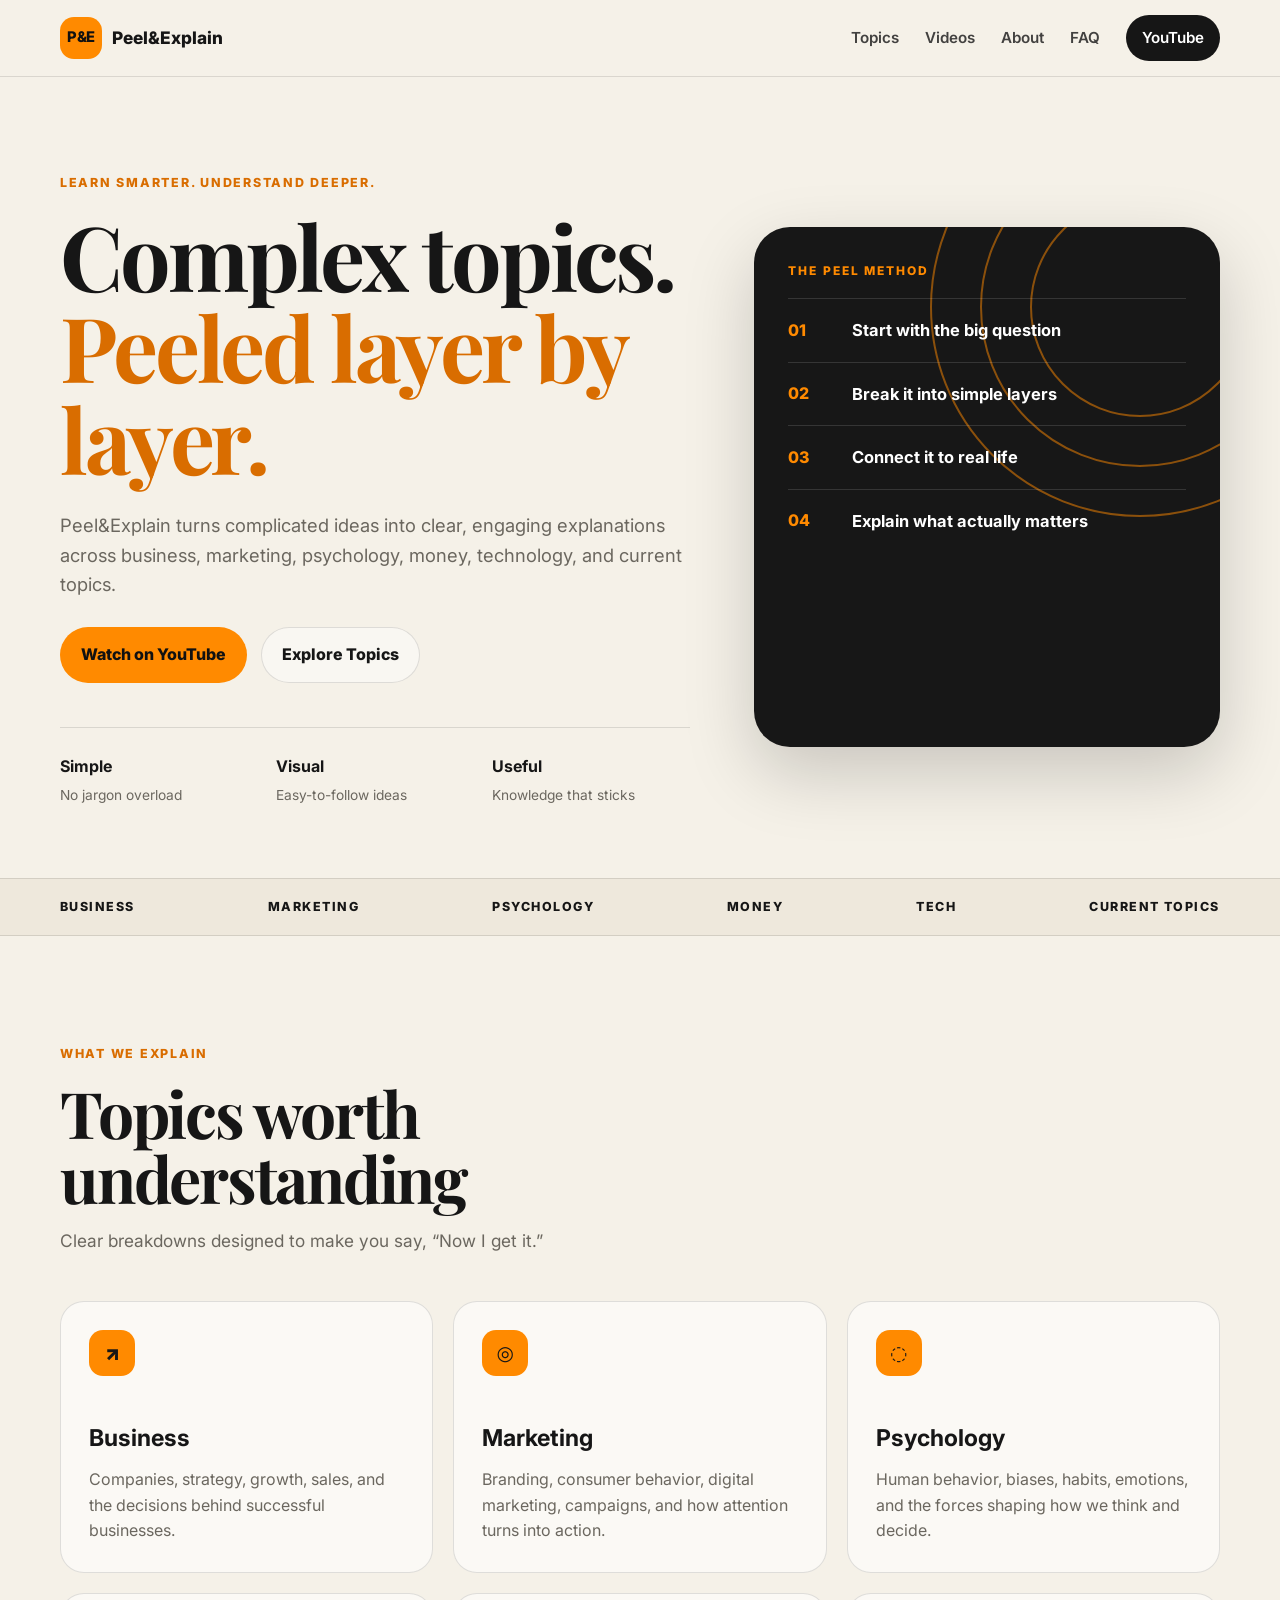
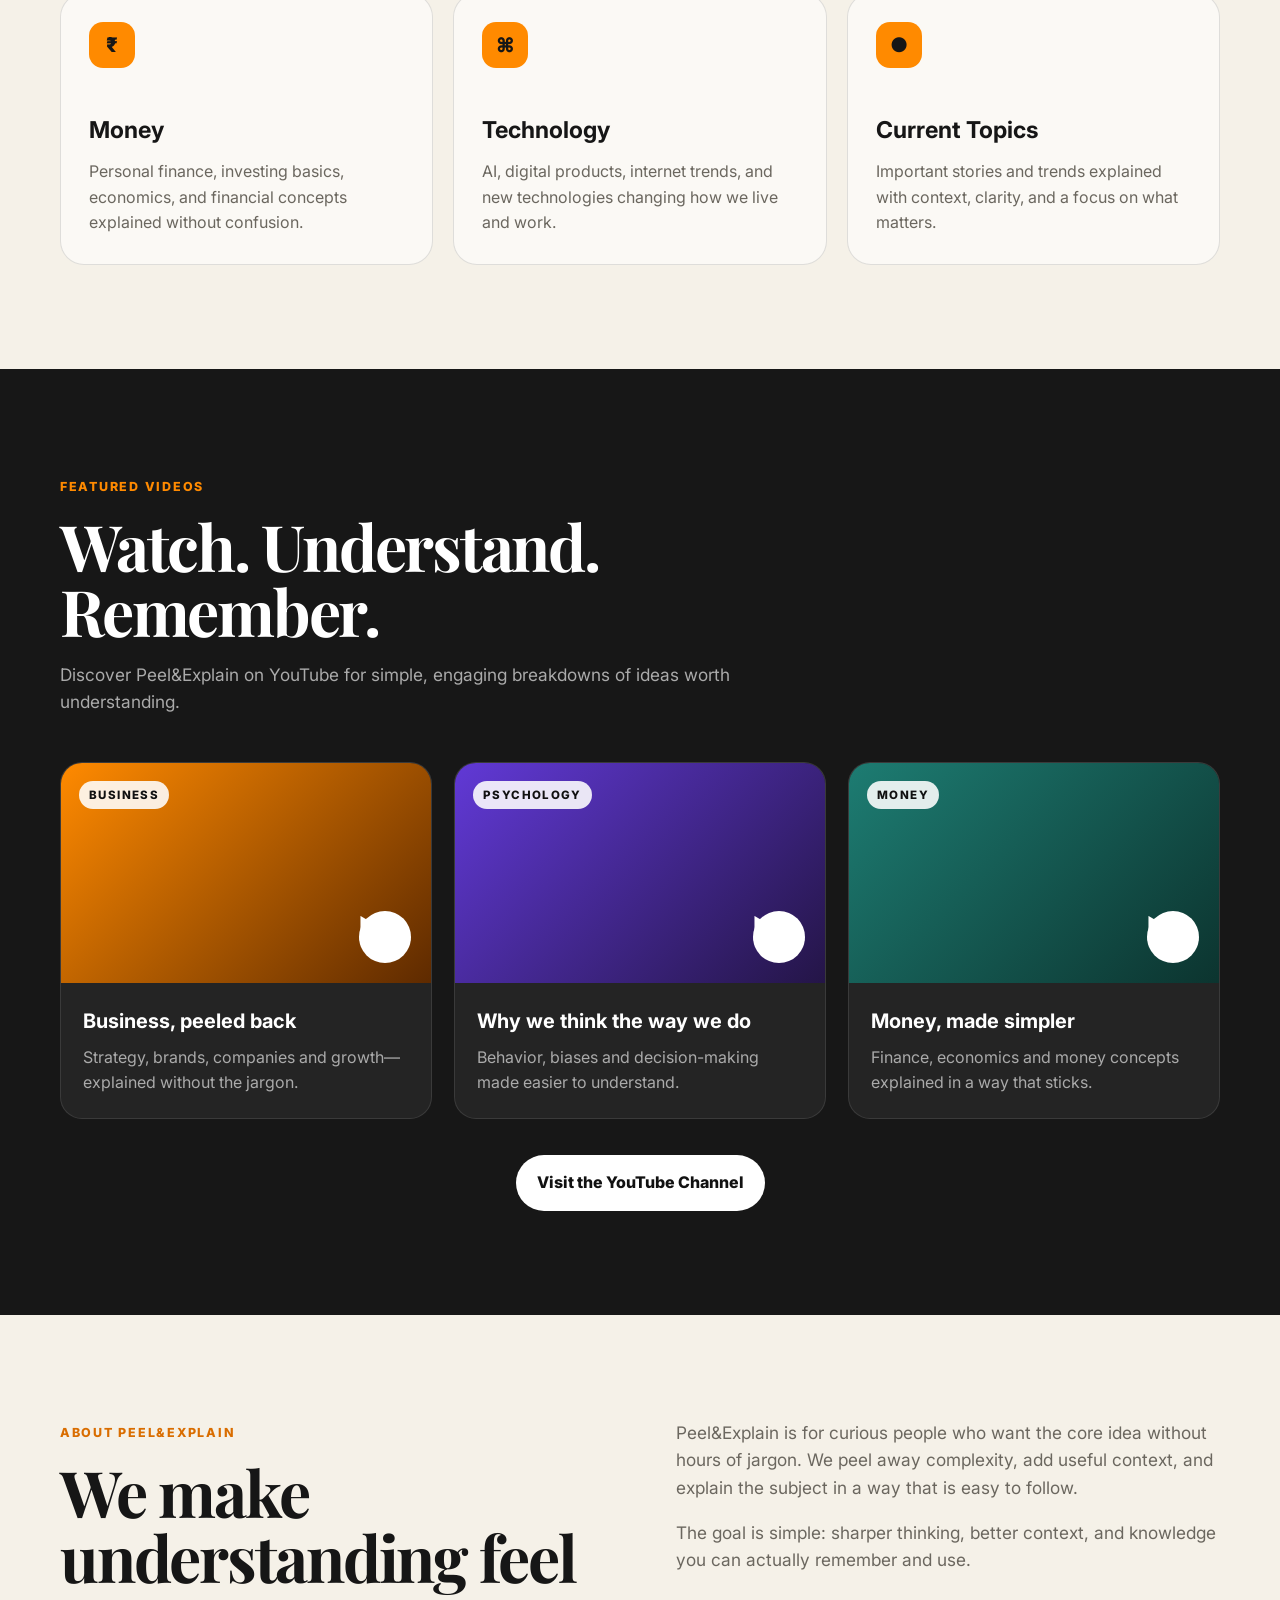
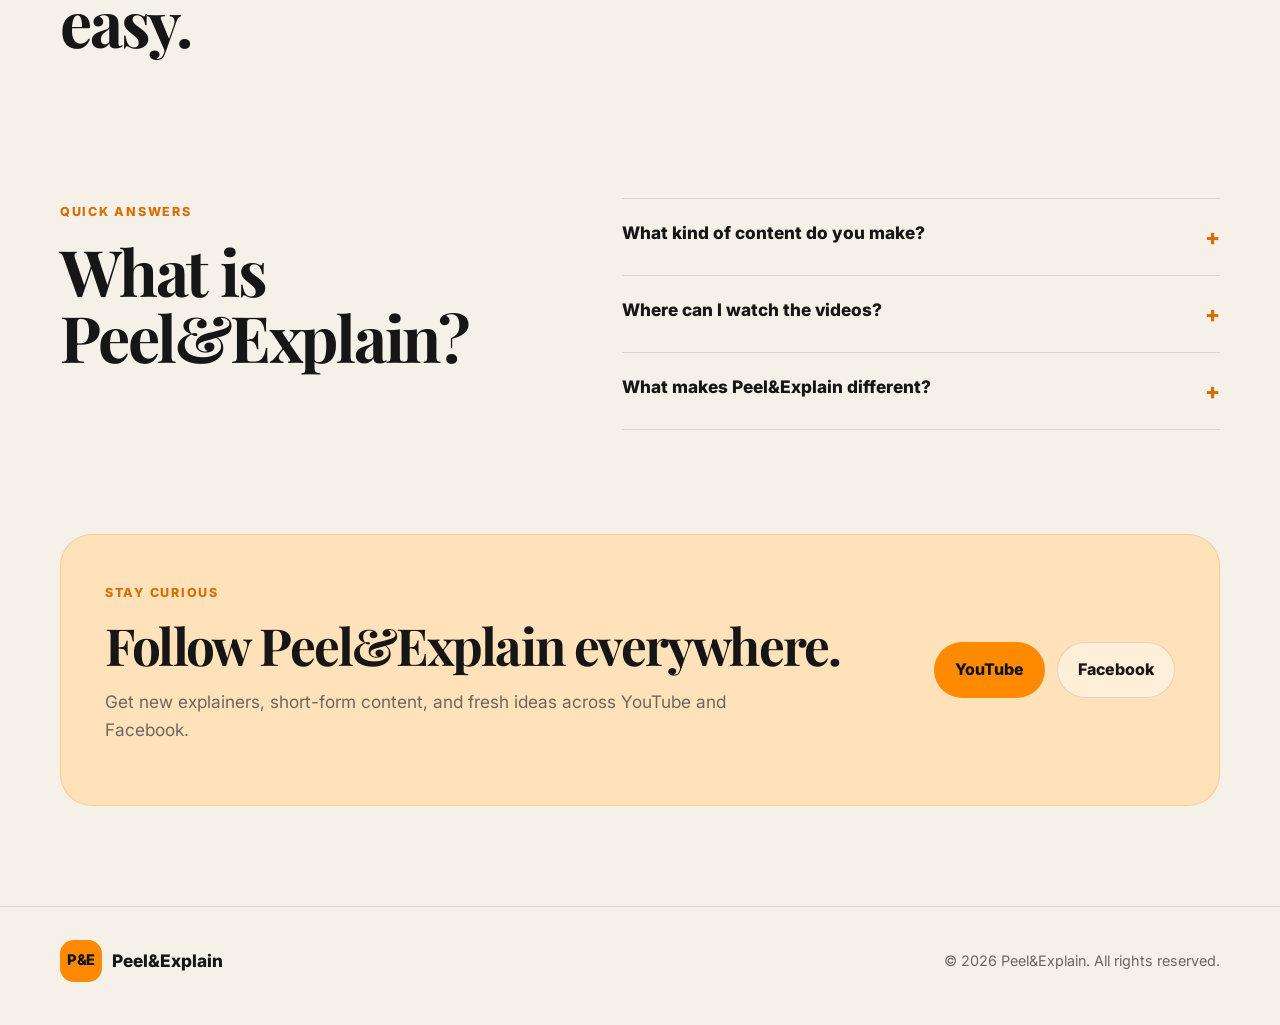
<file: index.html>
<!DOCTYPE html>
<html lang="en">
<head>
  <meta charset="UTF-8" />
  <meta name="viewport" content="width=device-width, initial-scale=1" />
  <meta name="theme-color" content="#171717" />
  <meta name="description" content="Peel&Explain breaks down complex ideas in business, marketing, psychology, money, technology, and current topics into simple, useful explanations." />
  <meta name="robots" content="index,follow,max-image-preview:large" />
  <link rel="canonical" href="https://peel-and-explain.vercel.app/" />

  <meta property="og:type" content="website" />
  <meta property="og:title" content="Peel&Explain — Complex topics, explained simply" />
  <meta property="og:description" content="We peel back the complexity and explain what actually matters." />
  <meta property="og:url" content="https://peel-and-explain.vercel.app/" />
  <meta property="og:site_name" content="Peel&Explain" />
  <meta property="og:image" content="https://peel-and-explain.vercel.app/og-cover.svg" />

  <meta name="twitter:card" content="summary_large_image" />
  <meta name="twitter:title" content="Peel&Explain — Complex topics, explained simply" />
  <meta name="twitter:description" content="Business, marketing, psychology, money, technology and current topics—peeled layer by layer." />
  <meta name="twitter:image" content="https://peel-and-explain.vercel.app/og-cover.svg" />

  <title>Peel&Explain — Complex topics, explained simply</title>
  <link rel="icon" href="favicon.svg" type="image/svg+xml" />
  <link rel="manifest" href="site.webmanifest" />
  <link rel="preconnect" href="https://fonts.googleapis.com" />
  <link rel="preconnect" href="https://fonts.gstatic.com" crossorigin />
  <link href="https://fonts.googleapis.com/css2?family=Inter:wght@400;500;600;700;800&family=Playfair+Display:wght@700&display=swap" rel="stylesheet" />
  <link rel="stylesheet" href="styles.css" />

  <script type="application/ld+json">
  {
    "@context":"https://schema.org",
    "@type":"Organization",
    "name":"Peel&Explain",
    "url":"https://peel-and-explain.vercel.app/",
    "sameAs":[
      "https://www.youtube.com/@PeelAndExplain",
      "https://www.facebook.com/profile.php?id=61595928179890"
    ],
    "description":"Simple, engaging explainers covering business, marketing, psychology, money, technology and current topics."
  }
  </script>
</head>
<body>
  <a class="skip-link" href="#main">Skip to content</a>

  <header class="site-header">
    <div class="container nav-wrap">
      <a href="#home" class="brand" aria-label="Peel and Explain home">
        <span class="brand-mark" aria-hidden="true">P&E</span>
        <span class="brand-text">Peel&Explain</span>
      </a>
      <button class="menu-btn" aria-label="Open navigation" aria-expanded="false" aria-controls="primary-nav">☰</button>
      <nav class="nav" id="primary-nav" aria-label="Primary navigation">
        <a href="#topics">Topics</a>
        <a href="#videos">Videos</a>
        <a href="#about">About</a>
        <a href="#faq">FAQ</a>
        <a class="nav-cta" data-youtube href="https://www.youtube.com/@PeelAndExplain" target="_blank" rel="noopener noreferrer">YouTube</a>
      </nav>
    </div>
  </header>

  <main id="main">
    <section class="hero" id="home">
      <div class="container hero-grid">
        <div class="hero-copy">
          <span class="eyebrow">Learn smarter. Understand deeper.</span>
          <h1>Complex topics.<br><span>Peeled layer by layer.</span></h1>
          <p>Peel&Explain turns complicated ideas into clear, engaging explanations across business, marketing, psychology, money, technology, and current topics.</p>
          <div class="hero-actions">
            <a class="btn btn-primary" data-youtube href="https://www.youtube.com/@PeelAndExplain" target="_blank" rel="noopener noreferrer">Watch on YouTube</a>
            <a class="btn btn-secondary" href="#topics">Explore Topics</a>
          </div>
          <div class="hero-proof" aria-label="Peel and Explain principles">
            <div><strong>Simple</strong><span>No jargon overload</span></div>
            <div><strong>Visual</strong><span>Easy-to-follow ideas</span></div>
            <div><strong>Useful</strong><span>Knowledge that sticks</span></div>
          </div>
        </div>

        <div class="hero-card" aria-label="The Peel Method">
          <div class="peel-ring ring-1"></div>
          <div class="peel-ring ring-2"></div>
          <div class="peel-ring ring-3"></div>
          <div class="hero-card-inner">
            <div class="mini-label">THE PEEL METHOD</div>
            <div class="peel-step"><span>01</span><p>Start with the big question</p></div>
            <div class="peel-step"><span>02</span><p>Break it into simple layers</p></div>
            <div class="peel-step"><span>03</span><p>Connect it to real life</p></div>
            <div class="peel-step"><span>04</span><p>Explain what actually matters</p></div>
          </div>
        </div>
      </div>
    </section>

    <section class="strip" aria-label="Content categories">
      <div class="container strip-inner">
        <span>BUSINESS</span><span>MARKETING</span><span>PSYCHOLOGY</span><span>MONEY</span><span>TECH</span><span>CURRENT TOPICS</span>
      </div>
    </section>

    <section class="section" id="topics">
      <div class="container">
        <div class="section-head">
          <span class="eyebrow">What we explain</span>
          <h2>Topics worth understanding</h2>
          <p>Clear breakdowns designed to make you say, “Now I get it.”</p>
        </div>

        <div class="topic-grid">
          <article class="topic-card"><div class="topic-icon">↗</div><h3>Business</h3><p>Companies, strategy, growth, sales, and the decisions behind successful businesses.</p></article>
          <article class="topic-card"><div class="topic-icon">◎</div><h3>Marketing</h3><p>Branding, consumer behavior, digital marketing, campaigns, and how attention turns into action.</p></article>
          <article class="topic-card"><div class="topic-icon">◌</div><h3>Psychology</h3><p>Human behavior, biases, habits, emotions, and the forces shaping how we think and decide.</p></article>
          <article class="topic-card"><div class="topic-icon">₹</div><h3>Money</h3><p>Personal finance, investing basics, economics, and financial concepts explained without confusion.</p></article>
          <article class="topic-card"><div class="topic-icon">⌘</div><h3>Technology</h3><p>AI, digital products, internet trends, and new technologies changing how we live and work.</p></article>
          <article class="topic-card"><div class="topic-icon">●</div><h3>Current Topics</h3><p>Important stories and trends explained with context, clarity, and a focus on what matters.</p></article>
        </div>
      </div>
    </section>

    <section class="section section-dark" id="videos">
      <div class="container">
        <div class="section-head light">
          <span class="eyebrow">Featured videos</span>
          <h2>Watch. Understand. Remember.</h2>
          <p>Discover Peel&Explain on YouTube for simple, engaging breakdowns of ideas worth understanding.</p>
        </div>

        <div class="video-grid">
          <article class="video-card">
            <a class="video-link" data-youtube href="https://www.youtube.com/@PeelAndExplain" target="_blank" rel="noopener noreferrer" aria-label="Open Peel and Explain business videos on YouTube">
              <div class="video-thumb"><span class="video-tag">BUSINESS</span><span class="play" aria-hidden="true">▶</span></div>
              <div class="video-body"><h3>Business, peeled back</h3><p>Strategy, brands, companies and growth—explained without the jargon.</p></div>
            </a>
          </article>
          <article class="video-card">
            <a class="video-link" data-youtube href="https://www.youtube.com/@PeelAndExplain" target="_blank" rel="noopener noreferrer" aria-label="Open Peel and Explain psychology videos on YouTube">
              <div class="video-thumb alt"><span class="video-tag">PSYCHOLOGY</span><span class="play" aria-hidden="true">▶</span></div>
              <div class="video-body"><h3>Why we think the way we do</h3><p>Behavior, biases and decision-making made easier to understand.</p></div>
            </a>
          </article>
          <article class="video-card">
            <a class="video-link" data-youtube href="https://www.youtube.com/@PeelAndExplain" target="_blank" rel="noopener noreferrer" aria-label="Open Peel and Explain money videos on YouTube">
              <div class="video-thumb alt2"><span class="video-tag">MONEY</span><span class="play" aria-hidden="true">▶</span></div>
              <div class="video-body"><h3>Money, made simpler</h3><p>Finance, economics and money concepts explained in a way that sticks.</p></div>
            </a>
          </article>
        </div>

        <div class="center"><a class="btn btn-light" data-youtube href="https://www.youtube.com/@PeelAndExplain" target="_blank" rel="noopener noreferrer">Visit the YouTube Channel</a></div>
      </div>
    </section>

    <section class="section about" id="about">
      <div class="container about-grid">
        <div><span class="eyebrow">About Peel&Explain</span><h2>We make understanding feel easy.</h2></div>
        <div class="about-copy">
          <p>Peel&Explain is for curious people who want the core idea without hours of jargon. We peel away complexity, add useful context, and explain the subject in a way that is easy to follow.</p>
          <p>The goal is simple: sharper thinking, better context, and knowledge you can actually remember and use.</p>
        </div>
      </div>
    </section>

    <section class="section faq" id="faq">
      <div class="container faq-grid">
        <div class="section-head"><span class="eyebrow">Quick answers</span><h2>What is Peel&Explain?</h2></div>
        <div class="faq-list">
          <details><summary>What kind of content do you make?</summary><p>Explainers about business, marketing, psychology, money, technology and important current topics.</p></details>
          <details><summary>Where can I watch the videos?</summary><p>The main video library lives on YouTube. This site organizes the brand, topics and featured explainers in one place.</p></details>
          <details><summary>What makes Peel&Explain different?</summary><p>We focus on reducing complexity without removing the context you need to genuinely understand a topic.</p></details>
        </div>
      </div>
    </section>

    <section class="newsletter" id="contact">
      <div class="container newsletter-card">
        <div>
          <span class="eyebrow">Stay curious</span>
          <h2>Follow Peel&Explain everywhere.</h2>
          <p>Get new explainers, short-form content, and fresh ideas across YouTube and Facebook.</p>
        </div>
        <div class="social-actions">
          <a class="btn btn-primary" data-youtube href="https://www.youtube.com/@PeelAndExplain" target="_blank" rel="noopener noreferrer">YouTube</a>
          <a class="btn btn-secondary" data-facebook href="https://www.facebook.com/profile.php?id=61595928179890" target="_blank" rel="noopener noreferrer">Facebook</a>
        </div>
      </div>
    </section>
  </main>

  <footer class="footer">
    <div class="container footer-inner">
      <div class="brand footer-brand"><span class="brand-mark" aria-hidden="true">P&E</span><span class="brand-text">Peel&Explain</span></div>
      <p>© <span id="year"></span> Peel&Explain. All rights reserved.</p>
    </div>
  </footer>

  <script src="config.js"></script>
  <script src="script.js"></script>
</body>
</html>
</file>
<file: styles.css>
:root{
  --bg:#f5f1e8;
  --surface:#fffaf0;
  --ink:#161616;
  --muted:#6b675f;
  --accent:#ff8a00;
  --accent-dark:#d96d00;
  --line:rgba(22,22,22,.12);
  --dark:#171717;
  --radius:24px;
}

*{box-sizing:border-box}
html{scroll-behavior:smooth}
body{
  margin:0;
  font-family:Inter,system-ui,-apple-system,BlinkMacSystemFont,"Segoe UI",sans-serif;
  background:var(--bg);
  color:var(--ink);
  line-height:1.6;
}
a{text-decoration:none;color:inherit}
button{font:inherit}
.container{width:min(1160px,calc(100% - 40px));margin:0 auto}

.site-header{
  position:sticky;top:0;z-index:50;
  background:rgba(245,241,232,.9);
  backdrop-filter:blur(14px);
  border-bottom:1px solid var(--line);
}
.nav-wrap{height:76px;display:flex;align-items:center;justify-content:space-between}
.brand{display:flex;align-items:center;gap:10px;font-weight:800}
.brand-mark{
  display:grid;place-items:center;width:42px;height:42px;border-radius:14px;
  background:var(--accent);color:#111;font-size:.92rem;letter-spacing:-.03em;
}
.brand-text{font-size:1.08rem}
.nav{display:flex;align-items:center;gap:26px;font-weight:600;font-size:.95rem}
.nav a{opacity:.8}
.nav a:hover{opacity:1}
.nav-cta{padding:11px 16px;background:var(--ink);color:#fff;border-radius:999px;opacity:1!important}
.menu-btn{display:none;border:0;background:transparent;font-size:1.6rem}

.hero{padding:92px 0 72px}
.hero-grid{display:grid;grid-template-columns:1.15fr .85fr;gap:64px;align-items:center}
.eyebrow{
  display:inline-block;text-transform:uppercase;letter-spacing:.14em;
  font-size:.78rem;font-weight:800;color:var(--accent-dark);margin-bottom:16px;
}
.hero h1,.section h2,.newsletter h2,.about h2{
  font-family:"Playfair Display",Georgia,serif;line-height:1.02;letter-spacing:-.035em;margin:0;
}
.hero h1{font-size:clamp(3.4rem,7vw,6.7rem);max-width:820px}
.hero h1 span{color:var(--accent-dark)}
.hero-copy>p{font-size:1.15rem;max-width:700px;color:var(--muted);margin:28px 0}
.hero-actions{display:flex;gap:14px;flex-wrap:wrap}
.btn{
  display:inline-flex;align-items:center;justify-content:center;
  padding:14px 20px;border-radius:999px;font-weight:800;border:1px solid transparent;
  transition:.2s ease;
}
.btn:hover{transform:translateY(-2px)}
.btn-primary{background:var(--accent);color:#111}
.btn-secondary{border-color:var(--line);background:rgba(255,255,255,.45)}
.btn-light{background:#fff;color:#111}

.hero-proof{
  display:grid;grid-template-columns:repeat(3,1fr);gap:18px;margin-top:44px;padding-top:26px;border-top:1px solid var(--line)
}
.hero-proof strong,.hero-proof span{display:block}
.hero-proof strong{font-size:1rem}
.hero-proof span{font-size:.86rem;color:var(--muted);margin-top:4px}

.hero-card{
  min-height:520px;background:var(--dark);border-radius:36px;position:relative;overflow:hidden;padding:34px;
  box-shadow:0 26px 70px rgba(0,0,0,.18)
}
.peel-ring{position:absolute;border:2px solid rgba(255,138,0,.5);border-radius:50%}
.ring-1{width:420px;height:420px;right:-130px;top:-130px}
.ring-2{width:320px;height:320px;right:-80px;top:-80px}
.ring-3{width:220px;height:220px;right:-30px;top:-30px}
.hero-card-inner{position:relative;z-index:2;height:100%;display:flex;flex-direction:column;justify-content:flex-end}
.mini-label{color:var(--accent);font-weight:800;letter-spacing:.16em;font-size:.75rem;margin-bottom:18px}
.peel-step{display:grid;grid-template-columns:52px 1fr;gap:12px;align-items:center;padding:18px 0;border-top:1px solid rgba(255,255,255,.13);color:#fff}
.peel-step span{color:var(--accent);font-weight:800}
.peel-step p{margin:0;font-weight:700;font-size:1.03rem}

.strip{border-top:1px solid var(--line);border-bottom:1px solid var(--line);padding:18px 0;background:#eee8dc}
.strip-inner{display:flex;justify-content:space-between;gap:20px;flex-wrap:wrap;font-size:.78rem;font-weight:800;letter-spacing:.12em}

.section{padding:104px 0}
.section-head{max-width:760px;margin-bottom:46px}
.section-head h2,.about h2,.newsletter h2{font-size:clamp(2.7rem,5vw,4.7rem)}
.section-head p,.about-copy p,.newsletter p{color:var(--muted);font-size:1.08rem}

.topic-grid{display:grid;grid-template-columns:repeat(3,1fr);gap:20px}
.topic-card{
  background:rgba(255,255,255,.58);border:1px solid var(--line);border-radius:var(--radius);
  padding:28px;min-height:250px;transition:.25s ease
}
.topic-card:hover{transform:translateY(-5px);background:#fff}
.topic-icon{
  width:46px;height:46px;border-radius:14px;background:var(--accent);display:grid;place-items:center;
  font-weight:900;font-size:1.25rem;margin-bottom:44px
}
.topic-card h3{font-size:1.45rem;margin:0 0 10px}
.topic-card p{margin:0;color:var(--muted)}

.section-dark{background:var(--dark);color:#fff}
.section-head.light p{color:#aaa}
.section-head.light .eyebrow{color:var(--accent)}
.video-grid{display:grid;grid-template-columns:repeat(3,1fr);gap:22px}
.video-card{background:#242424;border:1px solid rgba(255,255,255,.1);border-radius:22px;overflow:hidden}
.video-thumb{height:220px;background:linear-gradient(135deg,#ff8a00,#5e2a00);position:relative;padding:18px}
.video-thumb.alt{background:linear-gradient(135deg,#6139d6,#241547)}
.video-thumb.alt2{background:linear-gradient(135deg,#1d7c72,#0c342f)}
.video-tag{font-size:.72rem;font-weight:800;letter-spacing:.12em;background:rgba(255,255,255,.88);color:#111;padding:7px 10px;border-radius:999px}
.play{
  position:absolute;right:20px;bottom:20px;width:52px;height:52px;border-radius:50%;border:0;background:#fff;cursor:pointer;font-size:1rem
}
.video-body{padding:22px}
.video-body h3{font-size:1.25rem;margin:0 0 8px}
.video-body p{margin:0;color:#aaa}
.center{text-align:center;margin-top:36px}

.about-grid{display:grid;grid-template-columns:1fr 1fr;gap:72px}
.about-copy p:first-child{margin-top:0}

.newsletter{padding:0 0 100px}
.newsletter-card{
  display:flex;align-items:center;justify-content:space-between;gap:30px;
  background:#ffe2b9;border:1px solid rgba(217,109,0,.2);border-radius:32px;padding:44px
}
.newsletter-card h2{font-size:clamp(2.3rem,4vw,4rem)}
.newsletter-card p{max-width:680px}
.social-actions{display:flex;gap:12px;flex-wrap:wrap}

.footer{border-top:1px solid var(--line);padding:28px 0 38px}
.footer-inner{display:flex;align-items:center;justify-content:space-between;gap:20px}
.footer p{color:var(--muted);font-size:.9rem}

@media (max-width:900px){
  .hero-grid,.about-grid{grid-template-columns:1fr}
  .hero-card{min-height:430px}
  .topic-grid,.video-grid{grid-template-columns:1fr 1fr}
  .newsletter-card{align-items:flex-start;flex-direction:column}
}
@media (max-width:700px){
  .nav{display:none;position:absolute;top:76px;left:0;right:0;background:var(--bg);padding:22px 20px;border-bottom:1px solid var(--line);flex-direction:column;align-items:flex-start}
  .nav.open{display:flex}
  .menu-btn{display:block}
  .hero{padding-top:58px}
  .hero h1{font-size:3.35rem}
  .hero-proof{grid-template-columns:1fr}
  .topic-grid,.video-grid{grid-template-columns:1fr}
  .section{padding:76px 0}
  .strip-inner{justify-content:flex-start}
  .footer-inner{align-items:flex-start;flex-direction:column}
}

.skip-link{position:absolute;left:-9999px;top:auto;width:1px;height:1px;overflow:hidden}
.skip-link:focus{left:18px;top:18px;width:auto;height:auto;z-index:999;padding:10px 14px;border-radius:10px;background:#fff;color:#111;box-shadow:0 8px 30px rgba(0,0,0,.2)}
.video-link{display:block;height:100%}
.faq{padding-top:40px}
.faq-grid{display:grid;grid-template-columns:.9fr 1.1fr;gap:72px;align-items:start}
.faq-list{border-top:1px solid var(--line)}
.faq-list details{border-bottom:1px solid var(--line);padding:20px 0}
.faq-list summary{cursor:pointer;font-weight:800;font-size:1.08rem;list-style:none;display:flex;justify-content:space-between;gap:20px}
.faq-list summary::-webkit-details-marker{display:none}
.faq-list summary::after{content:'+';font-size:1.4rem;color:var(--accent-dark)}
.faq-list details[open] summary::after{content:'–'}
.faq-list p{color:var(--muted);margin:12px 0 0;max-width:680px}
:focus-visible{outline:3px solid var(--accent);outline-offset:3px}
@media (prefers-reduced-motion:reduce){html{scroll-behavior:auto}*,*::before,*::after{transition:none!important;animation:none!important}}
@media (max-width:900px){.faq-grid{grid-template-columns:1fr;gap:20px}}
</file>
